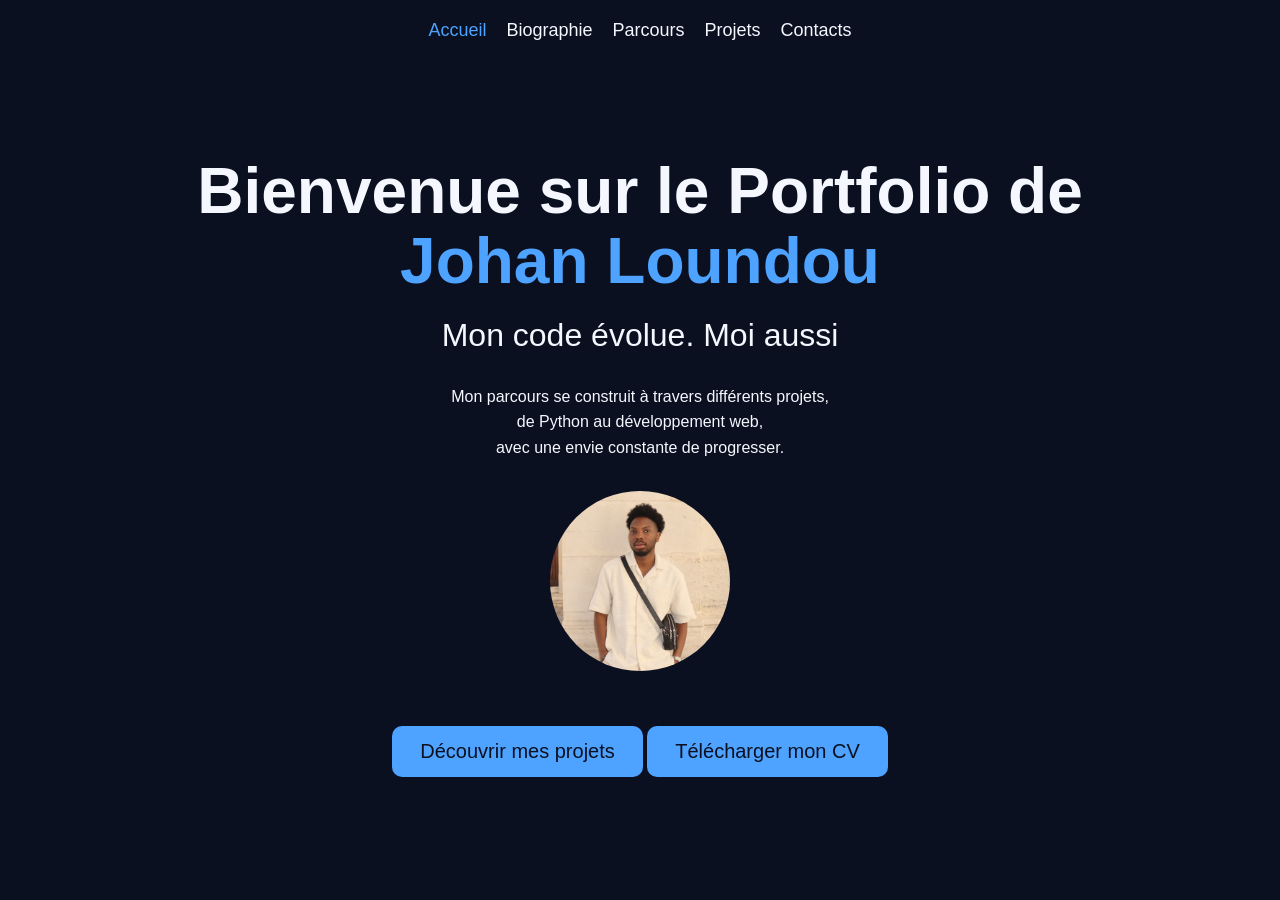
<file: index.html>
<!DOCTYPE html>
<html lang="fr">
<head>
    <meta charset="UTF-8">
    <meta name="viewport" content="width=device-width, initial-scale=1.0">
    <title>Johan Loundou — Portfolio</title>
    <link rel="stylesheet" href="style.css">
</head>

<body>

    <header>
        <nav>

            <a href="index.html" class="active">Accueil</a>
            <a href="Biographie.html">Biographie</a>
            <a href="journey.html">Parcours</a>
            <a href="projects.html">Projets</a>
            <a href="Contact.html">Contacts</a>
            
        </nav>

    </header>
    <main>

        <section> 
            <h1> Bienvenue sur le Portfolio de <br>

            <span> Johan Loundou</span>
            
            </h1>

            <h2>Mon code évolue. Moi aussi</h2>
            
            <p> 
                Mon parcours se construit à travers différents projets, <br>
                de Python au développement web, <br>
                avec une envie constante de progresser.
            </p>
            
            <img src="photo_johan.JPG" alt="Photo professionnelle de Johan Loundou">
            <a href="projects.html">Découvrir mes projets</a>
            <a href="CV_Johan_Loundou.pdf" download>
                Télécharger mon CV
            </a>

    </section>
</main>


</body>
</html>
</file>
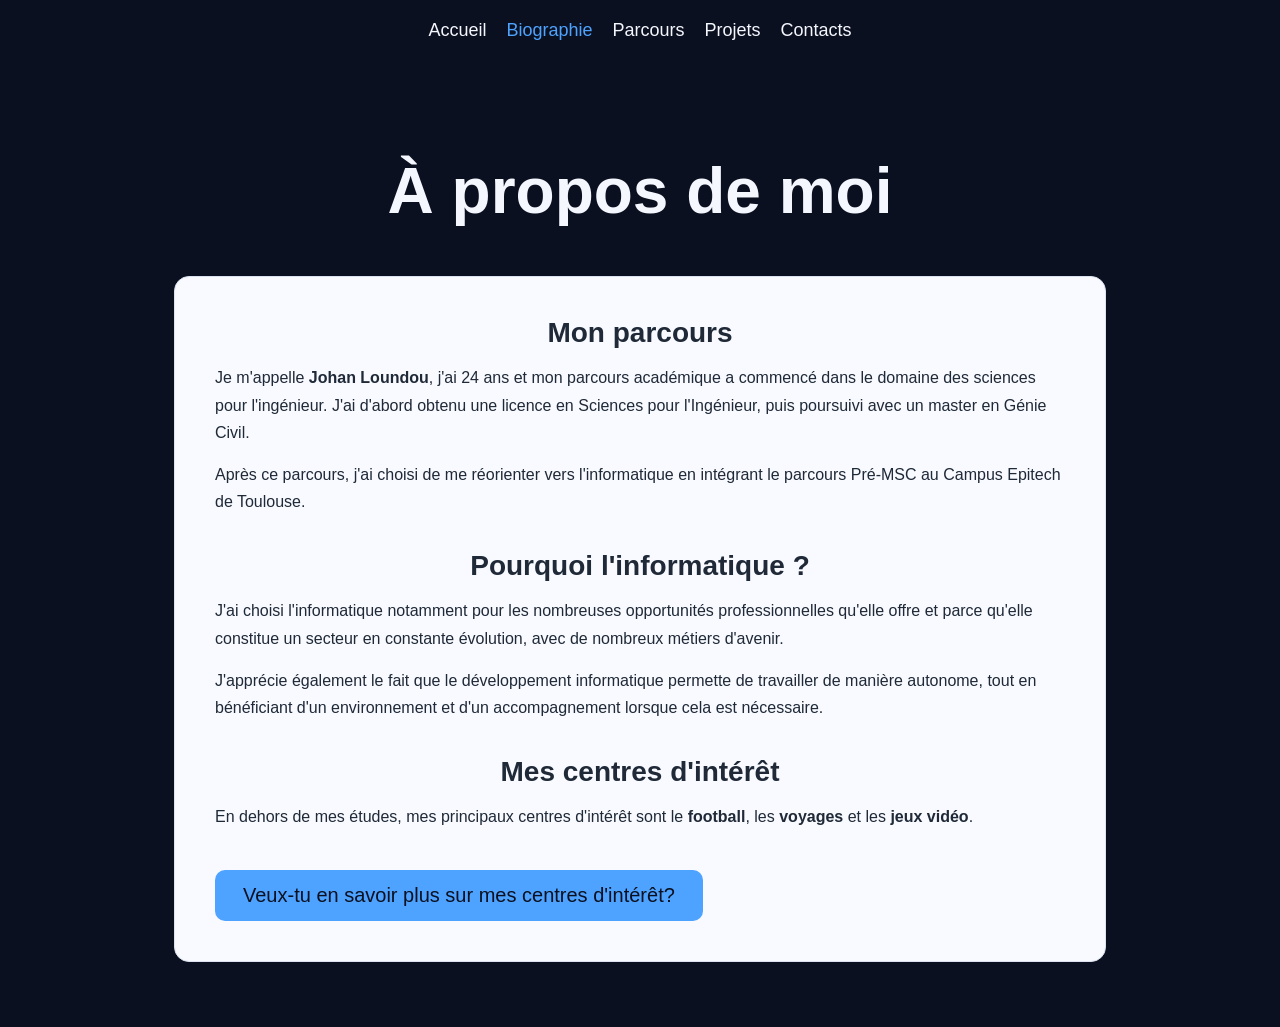
<file: Biographie.html>
<!DOCTYPE html>
<html lang="fr">

<head>
    <meta charset="UTF-8">
    <meta name="viewport" content="width=device-width, initial-scale=1.0">
    <title>Johan Loundou — À propos de moi</title>
    <link rel="stylesheet" href="style.css">
</head>

<body>

    <header>
        <nav>
           <a href="index.html">Accueil</a>
            <a href="Biographie.html" class="active">Biographie</a>
            <a href="journey.html" >Parcours</a>
            <a href="projects.html">Projets</a>
            <a href="Contact.html">Contacts</a>
        </nav>
    </header>

    <main>

        <h1>À propos de moi</h1>

        <section class="project-detail">

            <h2>Mon parcours</h2>

            <p>
                Je m'appelle <strong>Johan Loundou</strong>, j'ai 24 ans et mon parcours
                académique a commencé dans le domaine des sciences pour l'ingénieur.
                J'ai d'abord obtenu une licence en Sciences pour l'Ingénieur,
                puis poursuivi avec un master en Génie Civil.
            </p>

            <p>
                Après ce parcours, j'ai choisi de me réorienter vers l'informatique
                en intégrant le parcours Pré-MSC au Campus Epitech de Toulouse.
            </p>

            <h2>Pourquoi l'informatique ?</h2>

            <p>
                J'ai choisi l'informatique notamment pour les nombreuses opportunités
                professionnelles qu'elle offre et parce qu'elle constitue un secteur
                en constante évolution, avec de nombreux métiers d'avenir.
            </p>

            <p>
                J'apprécie également le fait que le développement informatique permette
                de travailler de manière autonome, tout en bénéficiant d'un environnement
                et d'un accompagnement lorsque cela est nécessaire.
            </p>

            <h2>Mes centres d'intérêt</h2>

            <p>
                En dehors de mes études, mes principaux centres d'intérêt sont le
                <strong>football</strong>, les <strong>voyages</strong> et les
                <strong>jeux vidéo</strong>.
            </p>
            <a href="centreinteret.html">Veux-tu en savoir plus sur mes centres d'intérêt?</a>
        </section>

    </main>

</body>

</html>
</file>
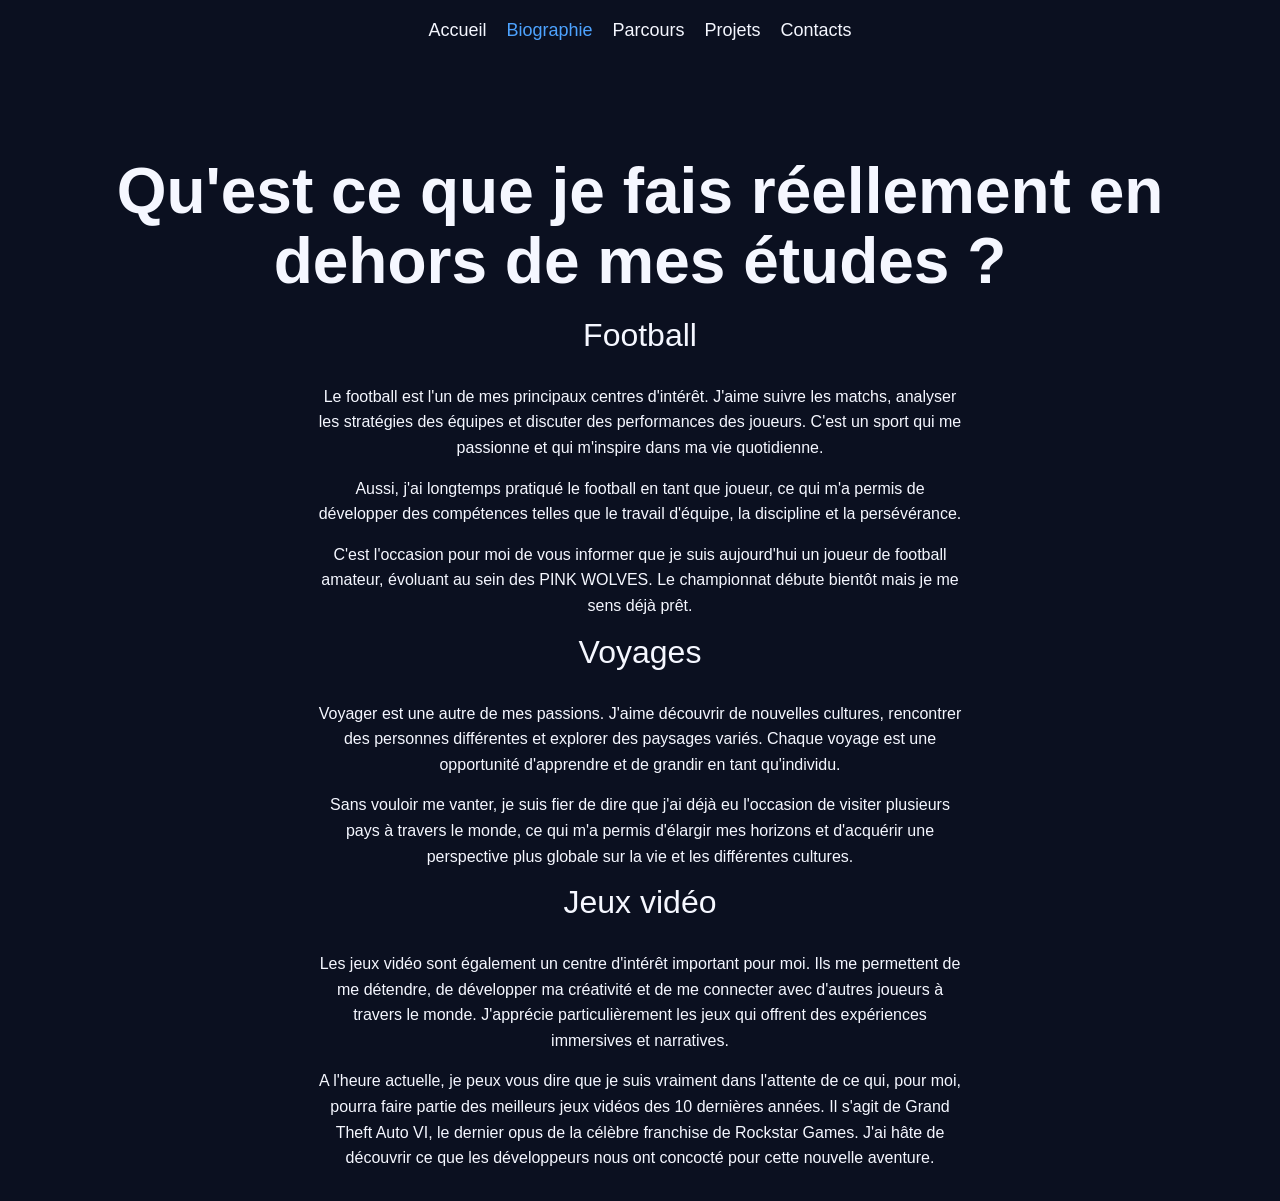
<file: centreinteret.html>
<!DOCTYPE html>
<html lang="fr">

<head>
    <meta charset="UTF-8">
    <meta name="viewport" content="width=device-width, initial-scale=1.0">
    <title>En savoir plus sur mes centres d'intérêt</title>
    <link rel="stylesheet" href="style.css">
</head>
<body>

    <header>
    <nav>
        <a href="index.html">Accueil</a>
        <a href="Biographie.html" class="active">Biographie</a>
        <a href="journey.html">Parcours</a>
        <a href="projects.html">Projets</a>
        <a href="Contact.html">Contacts</a>
    </nav>
</header>
<main>
    <section>
    <h1>Qu'est ce que je fais réellement en dehors de mes études ?</h1>


        <h2>Football</h2>

        <p>
            Le football est l'un de mes principaux centres d'intérêt. J'aime suivre les matchs,
            analyser les stratégies des équipes et discuter des performances des joueurs. 
            C'est un sport qui me passionne et qui m'inspire dans ma vie quotidienne.
        </p>
        <p>
            Aussi, j'ai longtemps pratiqué le football en tant que joueur, ce qui m'a permis 
            de développer des compétences telles que le travail d'équipe, la discipline et la persévérance.
        </p>
        <p>
            C'est l'occasion pour moi de vous informer que je suis aujourd'hui un joueur de football amateur, 
            évoluant au sein des PINK WOLVES. Le championnat débute bientôt mais je me sens déjà prêt.
        </p>

        <h2>Voyages</h2>

        <p>
            Voyager est une autre de mes passions. J'aime découvrir de nouvelles cultures, 
            rencontrer des personnes différentes et explorer des paysages variés. Chaque voyage 
            est une opportunité d'apprendre et de grandir en tant qu'individu.
        </p>
        <p>
            Sans vouloir me vanter, je suis fier de dire que j'ai déjà eu l'occasion de visiter
            plusieurs pays à travers le monde, ce qui m'a permis d'élargir mes horizons et 
            d'acquérir une perspective plus globale sur la vie et les différentes cultures.
        </p>
       
        <h2>Jeux vidéo</h2>

        <p>
            Les jeux vidéo sont également un centre d'intérêt important pour moi. 
            Ils me permettent de me détendre, de développer ma créativité et de me connecter
            avec d'autres joueurs à travers le monde. J'apprécie particulièrement les jeux
            qui offrent des expériences immersives et narratives.
        </p>
        <p>A l'heure actuelle, je peux vous dire que je suis vraiment dans l'attente de ce qui,
            pour moi, pourra faire partie des meilleurs jeux vidéos des 10 dernières années. Il s'agit de 
            Grand Theft Auto VI, le dernier opus de la célèbre franchise de Rockstar Games. J'ai hâte de 
            découvrir ce que les développeurs nous ont concocté pour cette nouvelle aventure.
        </p>

    </section>
</main>
</body>
</file>
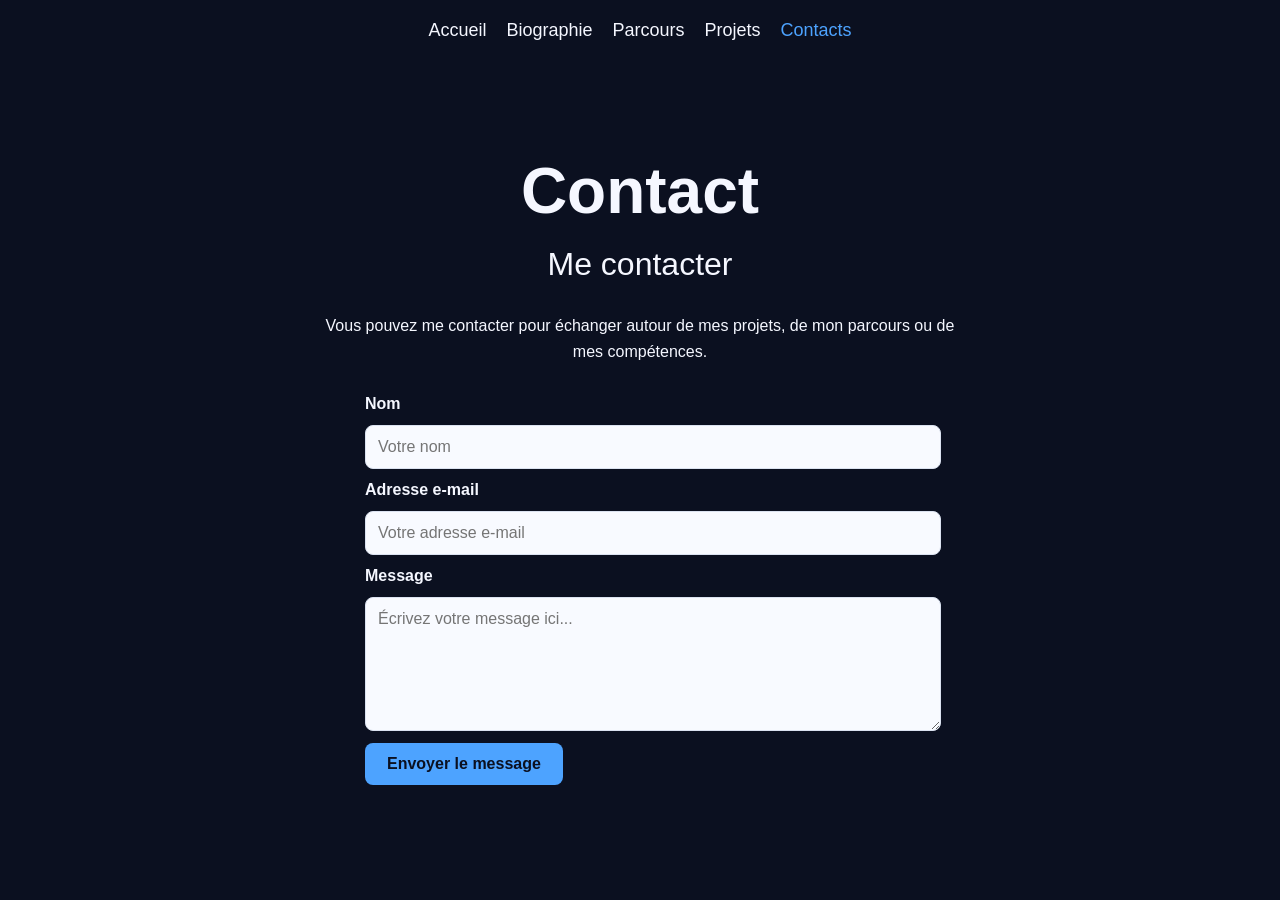
<file: Contact.html>
<!DOCTYPE html>
<html lang="fr">

<head>
    <meta charset="UTF-8">
    <meta name="viewport" content="width=device-width, initial-scale=1.0">
    <meta name="description" content="Contactez Johan Loundou pour échanger sur ses projets et ses compétences.">
    <title>Johan Loundou — Contact</title>
    <link rel="stylesheet" href="style.css">
</head>

<body>

    <header>
        <nav>
           <a href="index.html">Accueil</a>
            <a href="Biographie.html">Biographie</a>
            <a href="journey.html" >Parcours</a>
            <a href="projects.html">Projets</a>
            <a href="Contact.html"class="active">Contacts</a>
        </nav>
    </header>

    <main>

        <h1>Contact</h1>

        <section>
            <h2>Me contacter</h2>

            <p>
                Vous pouvez me contacter pour échanger autour de mes projets,
                de mon parcours ou de mes compétences.
            </p>

            <form action="https://formspree.io/f/mnppvawo" method="POST">

                <label for="name">Nom</label>
                <input
                    type="text"
                    id="name"
                    name="name"
                    placeholder="Votre nom"
                    required
                >

                <label for="email">Adresse e-mail</label>
                <input
                    type="email"
                    id="email"
                    name="email"
                    placeholder="Votre adresse e-mail"
                    required
                >

                <label for="message">Message</label>
                <textarea
                    id="message"
                    name="message"
                    rows="6"
                    placeholder="Écrivez votre message ici..."
                    required
                ></textarea>

                <button type="submit">Envoyer le message</button>

            </form>

        </section>

    </main>

</body>

</html>
</file>
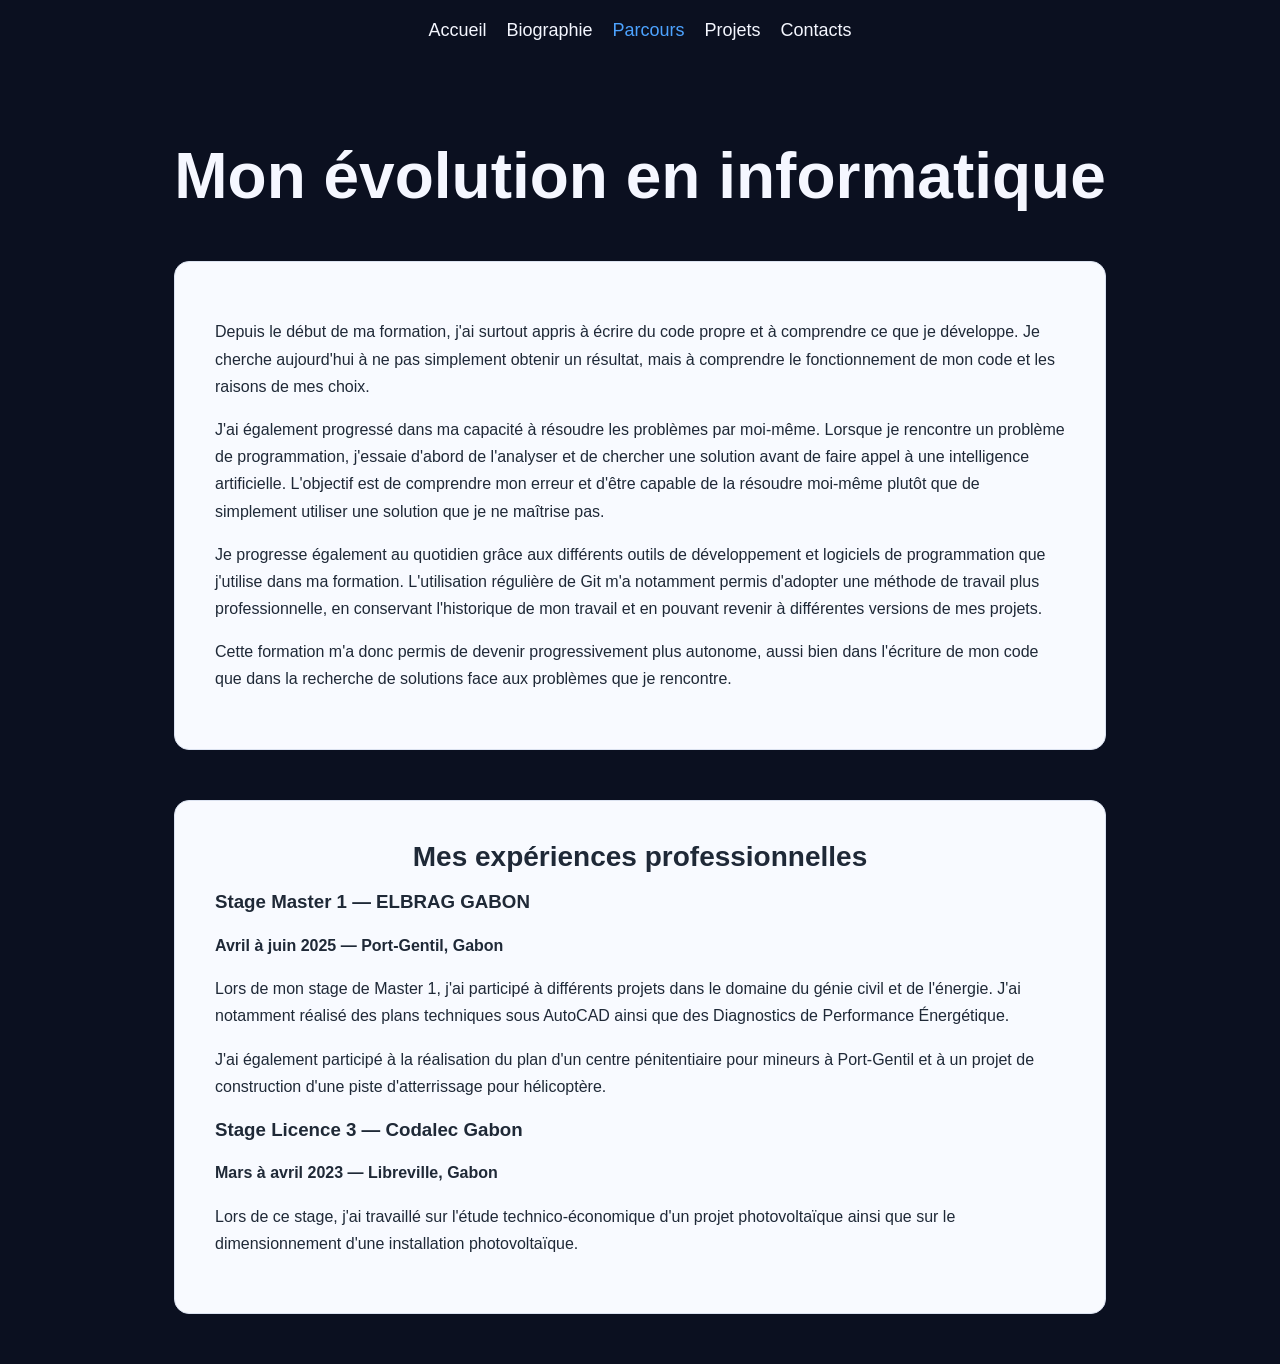
<file: journey.html>
<!DOCTYPE html>
<html lang="fr">
<head>
    <meta charset="UTF-8">
    <meta name="viewport" content="width=device-width, initial-scale=1.0">
    <title> Evolution </title>
    <link rel="stylesheet" href="style.css">
</head>

<body>
    <header>
    <nav>
            <a href="index.html">Accueil</a>
            <a href="Biographie.html">Biographie</a>
            <a href="journey.html" class="active">Parcours</a>
            <a href="projects.html">Projets</a>
            <a href="Contact.html">Contacts</a>
        </nav>
    </header>
<h1>Mon évolution en informatique</h1>

<section class="project-detail">
    
<p>
    Depuis le début de ma formation, j'ai surtout appris à écrire du code propre
et à comprendre ce que je développe. Je cherche aujourd'hui à ne pas simplement
obtenir un résultat, mais à comprendre le fonctionnement de mon code et les 
raisons de mes choix.
</p>
<p>
    J'ai également progressé dans ma capacité à résoudre les problèmes par moi-même.
Lorsque je rencontre un problème de programmation, j'essaie d'abord de l'analyser
et de chercher une solution avant de faire appel à une intelligence artificielle.
L'objectif est de comprendre mon erreur et d'être capable de la résoudre moi-même
plutôt que de simplement utiliser une solution que je ne maîtrise pas.
</p>
<p>
    Je progresse également au quotidien grâce aux différents outils de développement 
et logiciels de programmation que j'utilise dans ma formation. L'utilisation régulière
de Git m'a notamment permis d'adopter une méthode de travail plus professionnelle, 
 en conservant l'historique de mon travail et en pouvant revenir à différentes versions
de mes projets.
</p>
<p>
    Cette formation m'a donc permis de devenir progressivement plus autonome, aussi bien
dans l'écriture de mon code que dans la recherche de solutions face aux problèmes que je rencontre.
</p>
    
</section>

<section class="project-detail">

    <h2>Mes expériences professionnelles</h2>

    <h3>Stage Master 1 — ELBRAG GABON</h3>

    <p>
        <strong>Avril à juin 2025 — Port-Gentil, Gabon</strong>
    </p>

    <p>
        Lors de mon stage de Master 1, j'ai participé à différents projets
        dans le domaine du génie civil et de l'énergie. J'ai notamment réalisé
        des plans techniques sous AutoCAD ainsi que des Diagnostics de
        Performance Énergétique.
    </p>

    <p>
        J'ai également participé à la réalisation du plan d'un centre
        pénitentiaire pour mineurs à Port-Gentil et à un projet de construction
        d'une piste d'atterrissage pour hélicoptère.
    </p>


    <h3>Stage Licence 3 — Codalec Gabon</h3>

    <p>
        <strong>Mars à avril 2023 — Libreville, Gabon</strong>
    </p>

    <p>
        Lors de ce stage, j'ai travaillé sur l'étude technico-économique
        d'un projet photovoltaïque ainsi que sur le dimensionnement
        d'une installation photovoltaïque.
    </p>

</section>
</body>
</file>
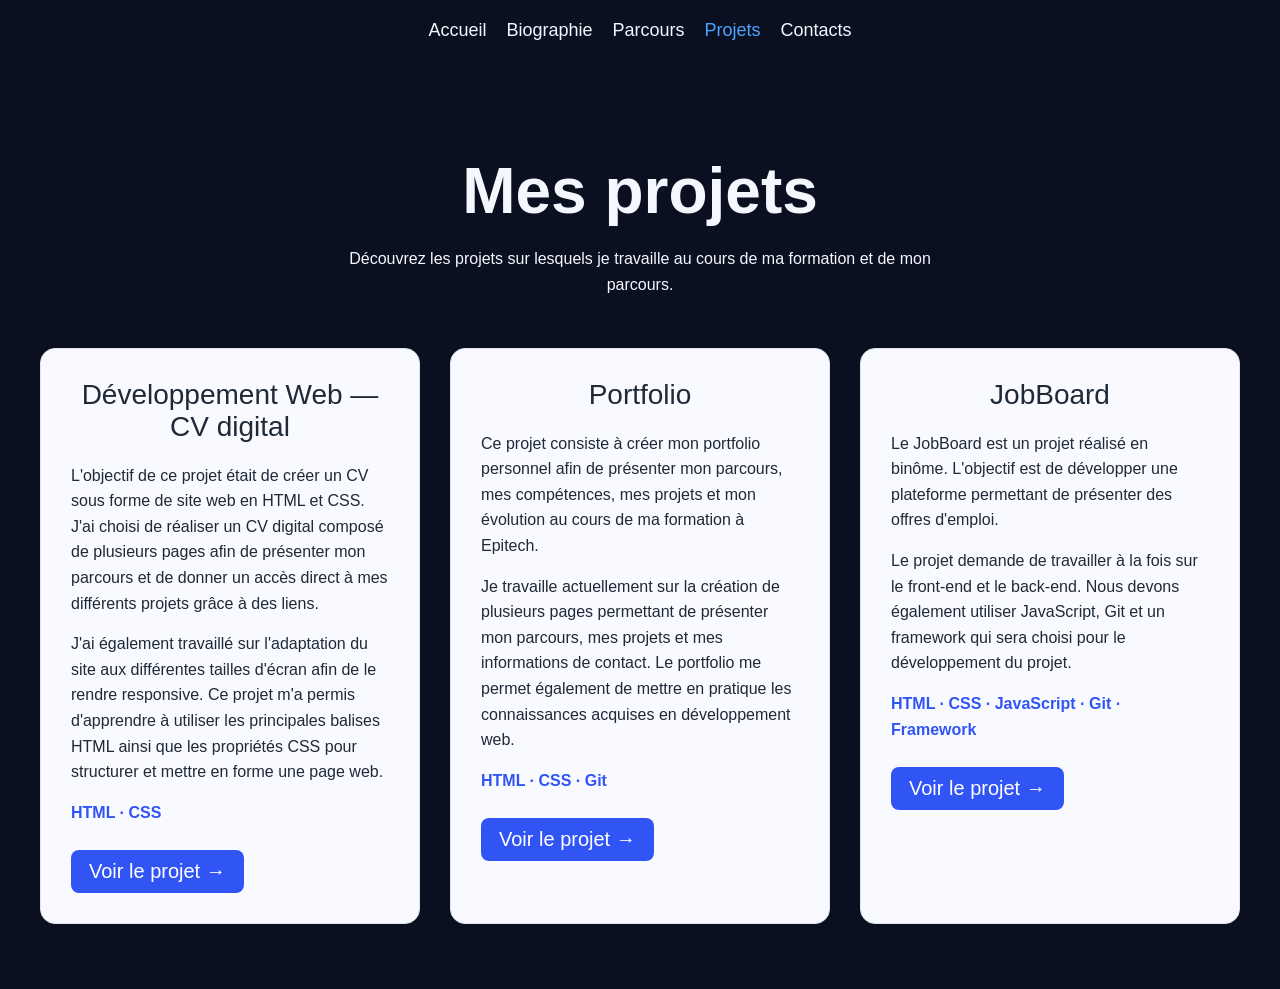
<file: projects.html>
<!DOCTYPE html>
<html lang="fr">

<head>
    <meta charset="UTF-8">
    <meta name="viewport" content="width=device-width, initial-scale=1.0">
    <title>Johan Loundou — Projets</title>
    <link rel="stylesheet" href="style.css">
</head>

<body>

    <header>
        <nav>
            <a href="index.html">Accueil</a>
            <a href="Biographie.html">Biographie</a>
            <a href="journey.html">Parcours</a>
            <a href="projects.html" class="active">Projets</a>
            <a href="Contact.html">Contacts</a>
            
        </nav>
    </header>

    <main>

        <h1>Mes projets</h1>

        <p>
            Découvrez les projets sur lesquels je travaille
            au cours de ma formation et de mon parcours.
        </p>

        <section class="projects">

            <!-- CV DIGITAL -->
            <article class="project-card">

                <h2>Développement Web — CV digital</h2>

                <p>
                    L'objectif de ce projet était de créer un CV sous forme
                    de site web en HTML et CSS. J'ai choisi de réaliser un
                    CV digital composé de plusieurs pages afin de présenter
                    mon parcours et de donner un accès direct à mes différents
                    projets grâce à des liens.
                </p>

                <p>
                    J'ai également travaillé sur l'adaptation du site aux
                    différentes tailles d'écran afin de le rendre responsive.
                    Ce projet m'a permis d'apprendre à utiliser les principales
                    balises HTML ainsi que les propriétés CSS pour structurer
                    et mettre en forme une page web.
                </p>

                <p class="technologies">
                    HTML · CSS
                </p>

                <a href="https://github.com/EpitechMscProPromo2029/T-WEB-500-TLS-5-1-webd04-5">
                    Voir le projet →
                </a>

            </article>


            <!-- PORTFOLIO -->
            <article class="project-card">

                <h2>Portfolio</h2>

                <p>
                    Ce projet consiste à créer mon portfolio personnel afin
                    de présenter mon parcours, mes compétences, mes projets
                    et mon évolution au cours de ma formation à Epitech.
                </p>

                <p>
                    Je travaille actuellement sur la création de plusieurs
                    pages permettant de présenter mon parcours, mes projets
                    et mes informations de contact. Le portfolio me permet
                    également de mettre en pratique les connaissances
                    acquises en développement web.
                </p>

                <p class="technologies">
                    HTML · CSS · Git
                </p>

                <a href="https://github.com/EpitechMscProPromo2029/T-ENT-500-TLS-5-1-portfolio-5">
                    Voir le projet →
                </a>

            </article>


            <!-- JOBBOARD -->
            <article class="project-card">

                <h2>JobBoard</h2>

                <p>
                    Le JobBoard est un projet réalisé en binôme. L'objectif
                    est de développer une plateforme permettant de présenter
                    des offres d'emploi.
                </p>

                <p>
                    Le projet demande de travailler à la fois sur le
                    front-end et le back-end. Nous devons également utiliser
                    JavaScript, Git et un framework qui sera choisi pour
                    le développement du projet.
                </p>

                <p class="technologies">
                    HTML · CSS · JavaScript · Git · Framework
                </p>

                <a href="https://github.com/EpitechMscProPromo2029/T-WEB-501-TLS-5-1-job_board-4">
                    Voir le projet →
                </a>

            </article>

        </section>

    </main>

</body>

</html>
</file>
<file: style.css>
body {
    margin: 0;
    font-family: Arial, sans-serif;
    background-color: #0b1020;
    color: #f5f7ff;
}

header {
    padding: 20px;
    display: flex;
    justify-content: center;
}

nav {
    display: flex;
    gap: 20px;
}

nav a {
    text-decoration: none;
    color: #f5f7ff;
    font-size: 18px;
    font-weight: 500;
}

nav a:hover,
nav a.active {
    color: #4da3ff;
}

main {
    padding: 15px 20px;
    text-align: center;
}

h1 {
    font-size: 64px;
    text-align: center;
    margin-top: 80px;
    margin-bottom: 20px;
    line-height: 1.1;
}

h1 span {
    color: #4da3ff;
    display: block;
}

h2 {
    font-size: 32px;
    font-weight: 500;
    text-align: center;
    margin-top: 10px;
    margin-bottom: 30px;
}

main p {
    max-width: 650px;
    margin: 15px auto;
    line-height: 1.6;
}


/* =========================
   LIENS / BOUTONS
   ========================= */

main a {
    display: inline-block;
    margin-top: 25px;
    padding: 14px 28px;
    background-color: #4da3ff;
    color: #0b1020;
    text-decoration: none;
    border-radius: 10px;
    font-size: 20px;
}

main a:hover {
    background-color: #a8c7ff;
}


/* =========================
   PROJETS
   ========================= */

.projects {
    display: flex;
    justify-content: center;
    gap: 30px;
    margin: 50px auto;
    max-width: 1200px;
}

.project-card,
.project {
    flex: 1;
    padding: 30px;
    border: 1px solid #dbe2f0;
    border-radius: 15px;
    background-color: #f8faff;
    color: #1f2937;
    text-align: left;
    transition: transform 0.3s ease, box-shadow 0.3s ease;
}

.project-card:hover,
.project:hover {
    transform: translateY(-8px);
    box-shadow: 0 10px 25px rgba(49, 85, 245, 0.15);
}

.project-card h2,
.project h3 {
    margin-top: 0;
    margin-bottom: 20px;
    color: #1f2937;
}

.project-card h2 {
    font-size: 28px;
}


.project-card p,
.project p {
    margin-bottom: 15px;
}

.technologies {
    color: #3155F5;
    font-weight: bold;
}

.project-card a,
.project a {
    display: inline-block;
    margin-top: 10px;
    padding: 10px 18px;
    background-color: #3155F5;
    color: white;
    text-decoration: none;
    border-radius: 8px;
}

.project-card a:hover,
.project a:hover {
    background-color: #1f3fd1;
    transform: translateX(5px);
}


/* =========================
   PAGE DETAIL PROJET
   ========================= */

.project-detail {
    max-width: 850px;
    margin: 50px auto;
    padding: 40px;
    text-align: left;
    border: 1px solid #dbe2f0;
    border-radius: 15px;
    background-color: #f8faff;
    color: #1f2937;
}

.project-detail h2 {
    font-size: 28px;
    font-weight: 700;
    margin-top: 35px;
    margin-bottom: 15px;
    color: #1f2937;
}

.project-detail h2:first-child {
    margin-top: 0;
}

.project-detail p {
    max-width: none;
    line-height: 1.7;
}

.project-detail .technologies {
    color: #3155F5;
    font-weight: 700;
}


/* =========================
   CENTRES D'INTÉRÊT
   ========================= */

.hobbies {
    display: grid;
    grid-template-columns: repeat(4, 1fr);
    gap: 20px;
    width: 100%;
    max-width: 1100px;
    margin: 40px auto;
}

.hobby {
    padding: 25px 20px;
    border: 1px solid #dbe2f0;
    border-radius: 15px;
    background-color: #f8faff;
    color: #1f2937;
    text-align: center;
    transition: transform 0.3s ease, box-shadow 0.3s ease;
}

.hobby:hover {
    transform: translateY(-5px);
    box-shadow: 0 8px 20px rgba(49, 85, 245, 0.12);
}

.hobby h2 {
    margin: 0 0 10px;
    font-size: 20px;
    color: #1f2937;
}

.hobby p {
    margin: 0 auto;
    line-height: 1.5;
    color: #1f2937;
}


/* =========================
   RESPONSIVE
   ========================= */

@media (max-width: 767px) {

    h1 {
        font-size: 40px;
        margin-top: 50px;
    }

    nav {
        flex-wrap: wrap;
        justify-content: center;
        gap: 15px;
    }

    main {
        padding: 40px 15px;
    }

    main a {
        padding: 12px 20px;
        font-size: 16px;
    }

    main p {
        font-size: 16px;
        line-height: 1.5;
    }

    .projects {
        flex-direction: column;
        gap: 20px;
        margin: 30px auto;
    }

    .project-card,
    .project {
        width: auto;
    }

    .hobbies {
        grid-template-columns: 1fr;
        gap: 20px;
        margin: 30px auto;
    }
}
/*
.hobbies .hobby h3 {
    display: block;
    color: red !important;
    font-size: 25px !important;
    visibility: visible !important;
    opacity: 1 !important;
}

.hobbies .hobby p {
    display: block;
    color: blue !important;
    font-size: 18px !important;
    visibility: visible !important;
    opacity: 1 !important;
} */

main img {
    width: 180px;
    height: 180px;
    object-fit: cover;
    border-radius: 50%;
    display: block;
    margin: 30px auto;
}

/* =========================
   FORMULAIRE DE CONTACT
   ========================= */

form {
    display: flex;
    flex-direction: column;
    gap: 12px;
    width: 100%;
    max-width: 550px;
    margin: 30px auto;
    text-align: left;
}

form label {
    font-weight: bold;
}

form input,
form textarea {
    width: 100%;
    padding: 12px;
    border: 1px solid #dbe2f0;
    border-radius: 8px;
    background-color: #f8faff;
    color: #1f2937;
    font: inherit;
}

form textarea {
    resize: vertical;
}

form input:focus,
form textarea:focus {
    outline: 2px solid #4da3ff;
    outline-offset: 2px;
}

form button {
    align-self: flex-start;
    padding: 12px 22px;
    border: none;
    border-radius: 8px;
    background-color: #4da3ff;
    color: #0b1020;
    font-size: 16px;
    font-weight: bold;
    cursor: pointer;
}

form button:hover {
    background-color: #a8c7ff;
}
</file>
